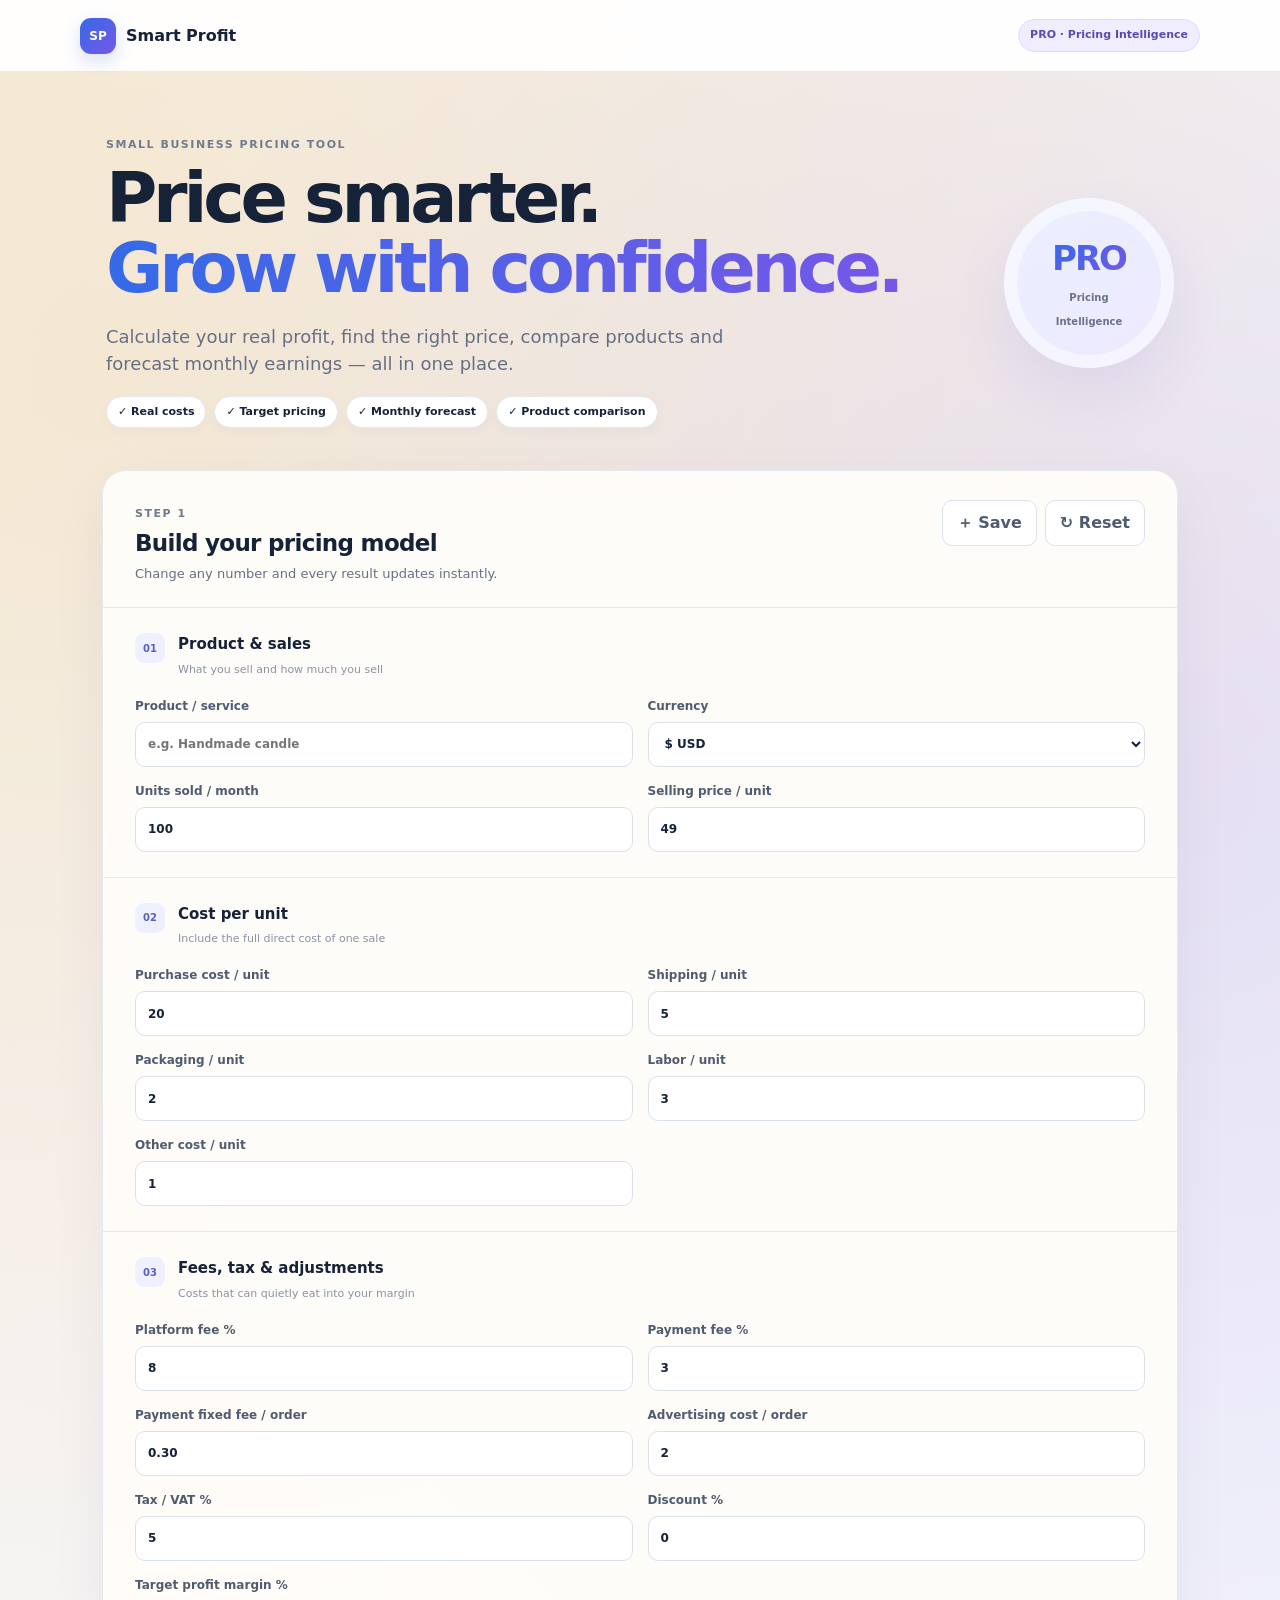
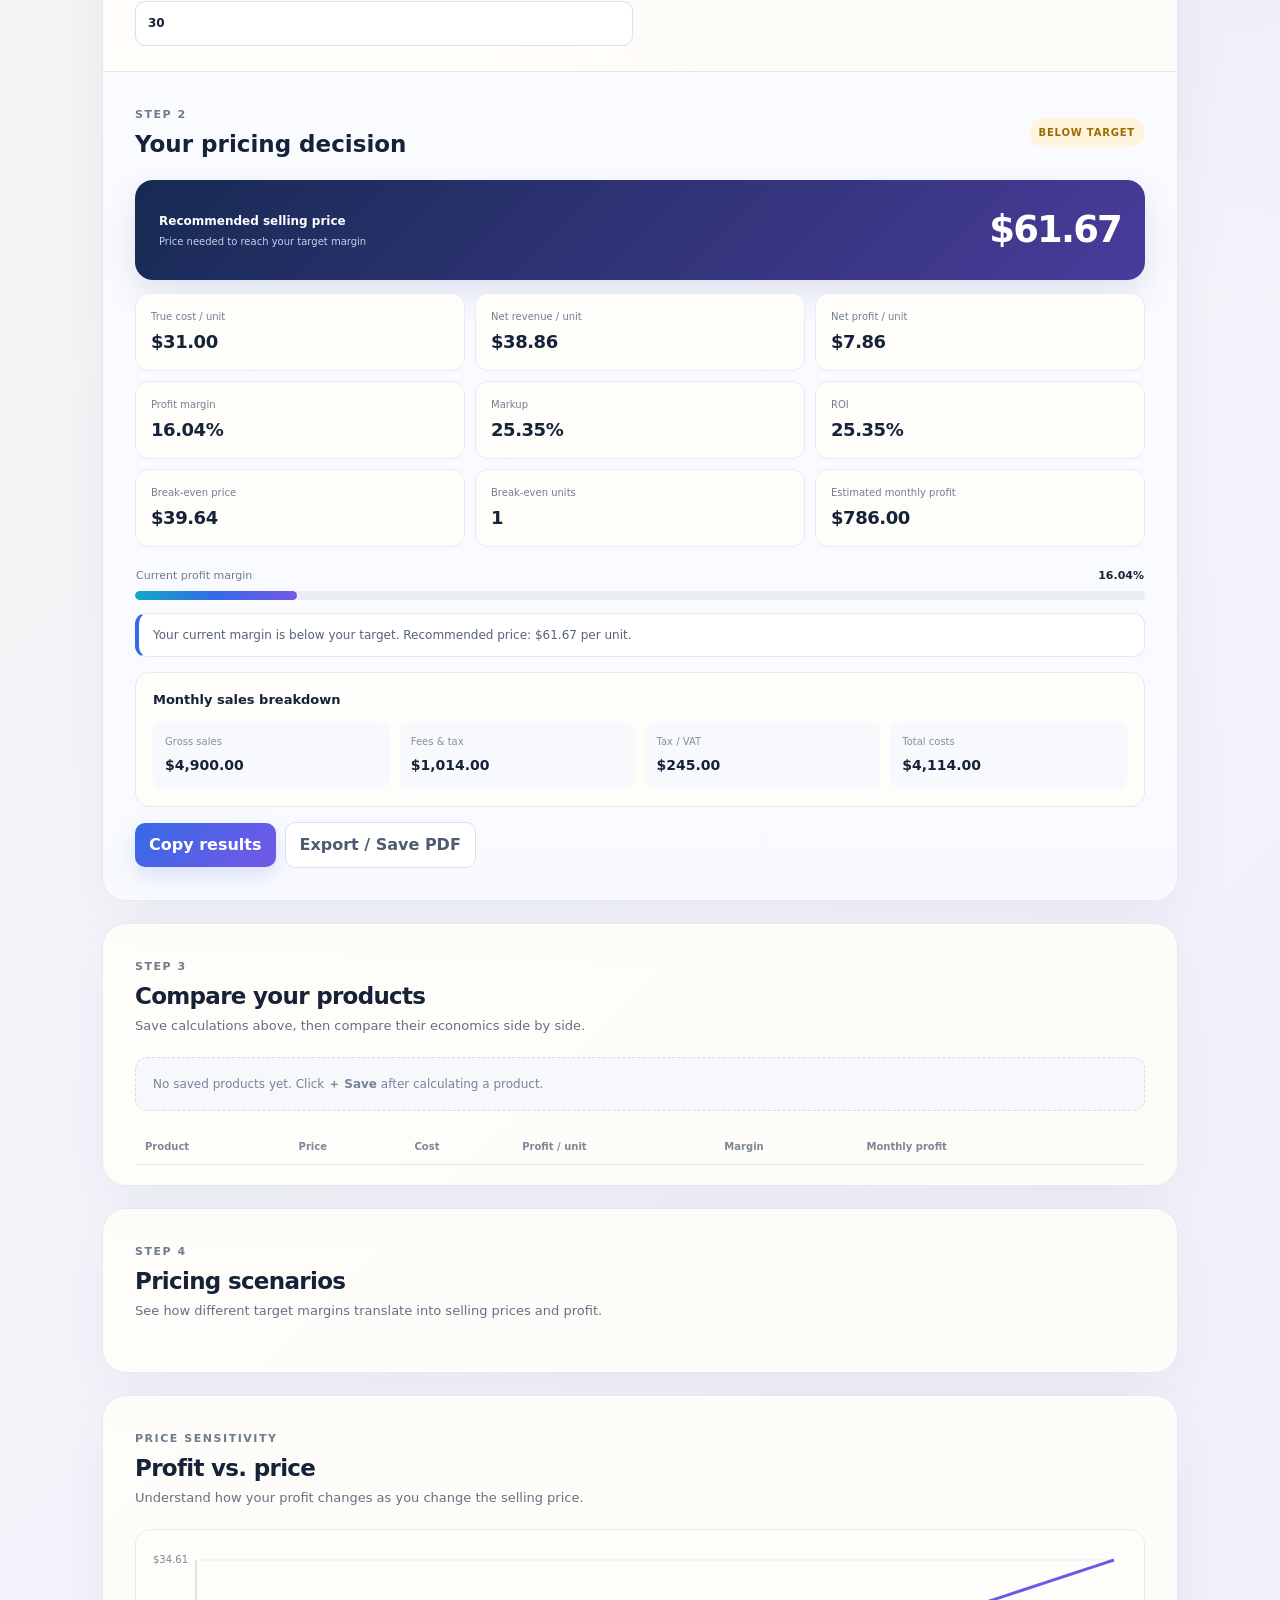
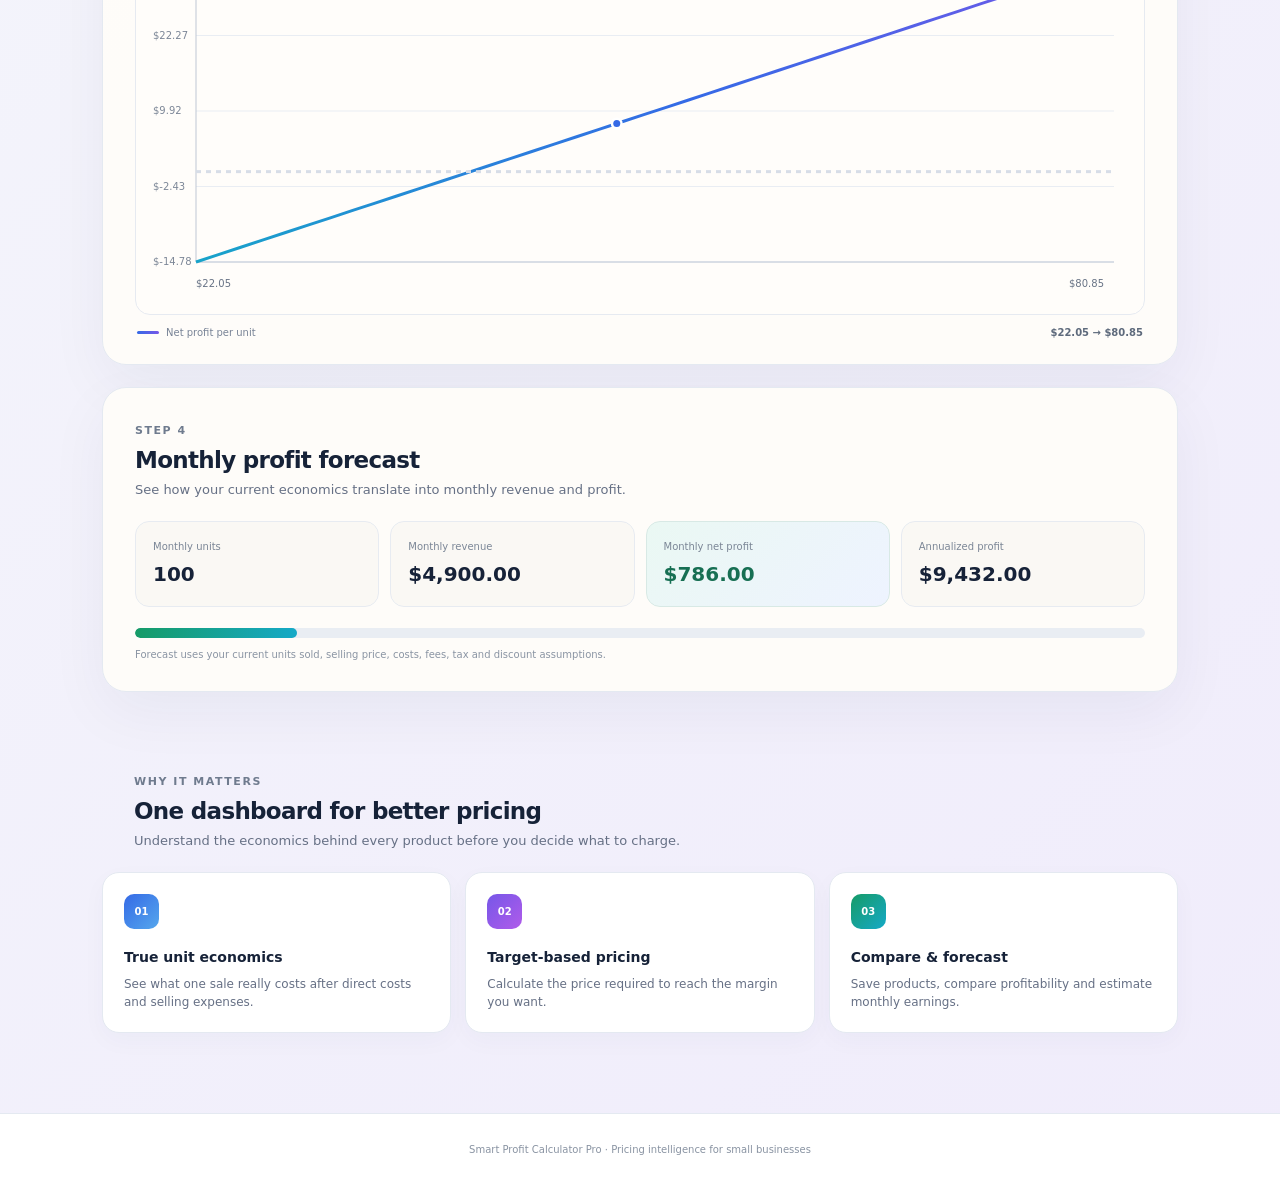
<file: index.html>
<!doctype html>
<html lang="en">
<head>
<meta charset="utf-8">
<meta name="viewport" content="width=device-width,initial-scale=1">
<meta name="description" content="Smart Profit Calculator Pro — pricing, profit, comparison and monthly forecasting for small businesses.">
<title>Smart Profit Calculator Pro</title>
<link rel="stylesheet" href="style.css">
</head>
<body>
<header class="topbar">
  <div class="brand"><span class="logo">SP</span><span>Smart Profit</span></div>
  <span class="badge">PRO · Pricing Intelligence</span>
</header>

<main class="container">
<section class="hero">
  <div class="hero-copy">
    <p class="eyebrow">SMALL BUSINESS PRICING TOOL</p>
    <h1>Price smarter.<br><span>Grow with confidence.</span></h1>
    <p>Calculate your real profit, find the right price, compare products and forecast monthly earnings — all in one place.</p>
    <div class="hero-pills"><span>✓ Real costs</span><span>✓ Target pricing</span><span>✓ Monthly forecast</span><span>✓ Product comparison</span></div>
  </div>
  <div class="hero-orb"><div><b>PRO</b><small>Pricing<br>Intelligence</small></div></div>
</section>

<section class="card calculator">
  <div class="section-head">
    <div><span class="section-kicker">STEP 1</span><h2>Build your pricing model</h2><p>Change any number and every result updates instantly.</p></div>
    <div class="head-actions"><button id="save" class="secondary">＋ Save</button><button id="reset" class="secondary">↻ Reset</button></div>
  </div>

  <div class="group">
    <div class="group-title"><span>01</span><div><h3>Product & sales</h3><small>What you sell and how much you sell</small></div></div>
    <div class="grid">
      <label>Product / service<input id="product" placeholder="e.g. Handmade candle"></label>
      <label>Currency<select id="currency"><option value="$">$ USD</option><option value="€">€ EUR</option><option value="£">£ GBP</option><option value="﷼">﷼ IRR</option></select></label>
      <label>Units sold / month<input id="units" type="number" min="1" step="1" value="100"></label>
      <label>Selling price / unit<input id="selling" type="number" min="0" step="0.01" value="49"></label>
    </div>
  </div>

  <div class="group">
    <div class="group-title"><span>02</span><div><h3>Cost per unit</h3><small>Include the full direct cost of one sale</small></div></div>
    <div class="grid">
      <label>Purchase cost / unit<input id="purchase" type="number" min="0" step="0.01" value="20"></label>
      <label>Shipping / unit<input id="shipping" type="number" min="0" step="0.01" value="5"></label>
      <label>Packaging / unit<input id="packaging" type="number" min="0" step="0.01" value="2"></label>
      <label>Labor / unit<input id="labor" type="number" min="0" step="0.01" value="3"></label>
      <label>Other cost / unit<input id="other" type="number" min="0" step="0.01" value="1"></label>
    </div>
  </div>

  <div class="group">
    <div class="group-title"><span>03</span><div><h3>Fees, tax & adjustments</h3><small>Costs that can quietly eat into your margin</small></div></div>
    <div class="grid">
      <label>Platform fee %<input id="platformFee" type="number" min="0" max="100" step="0.1" value="8"></label>
      <label>Payment fee %<input id="paymentFee" type="number" min="0" max="100" step="0.1" value="3"></label>
      <label>Payment fixed fee / order<input id="fixedFee" type="number" min="0" step="0.01" value="0.30"></label>
      <label>Advertising cost / order<input id="ads" type="number" min="0" step="0.01" value="2"></label>
      <label>Tax / VAT %<input id="tax" type="number" min="0" max="100" step="0.1" value="5"></label>
      <label>Discount %<input id="discount" type="number" min="0" max="100" step="0.1" value="0"></label>
      <label>Target profit margin %<input id="targetMargin" type="number" min="0" max="99.9" step="0.1" value="30"></label>
    </div>
  </div>

  <div class="results-wrap">
    <div class="result-heading"><div><span class="section-kicker">STEP 2</span><h2>Your pricing decision</h2></div><span id="status" class="status positive">PROFITABLE</span></div>
    <div class="hero-result"><div><span>Recommended selling price</span><small>Price needed to reach your target margin</small></div><strong id="recommended">$45.07</strong></div>
    <div class="results">
      <div class="metric"><span>True cost / unit</span><strong id="cost">$31.00</strong></div>
      <div class="metric"><span>Net revenue / unit</span><strong id="netRevenue">$43.05</strong></div>
      <div class="metric"><span>Net profit / unit</span><strong id="profit">$12.05</strong></div>
      <div class="metric"><span>Profit margin</span><strong id="margin">28.00%</strong></div>
      <div class="metric"><span>Markup</span><strong id="markup">38.87%</strong></div>
      <div class="metric"><span>ROI</span><strong id="roi">38.87%</strong></div>
      <div class="metric"><span>Break-even price</span><strong id="breakEven">$35.41</strong></div>
      <div class="metric"><span>Break-even units</span><strong id="breakEvenUnits">1</strong></div>
      <div class="metric"><span>Estimated monthly profit</span><strong id="totalProfit">$1,205.00</strong></div>
    </div>
    <div class="bar-label"><span>Current profit margin</span><b id="barValue">28.00%</b></div>
    <div class="bar"><div id="profitBar"></div></div>
    <div class="insight" id="message"></div>
    <div class="summary"><h3>Monthly sales breakdown</h3><div class="summary-grid">
      <div><span>Gross sales</span><b id="grossSales">$4,900.00</b></div>
      <div><span>Fees & tax</span><b id="fees">$980.00</b></div>
      <div><span>Tax / VAT</span><b id="taxAmount">$245.00</b></div>
      <div><span>Total costs</span><b id="variableCosts">$3,695.00</b></div>
    </div></div>
    <div class="actions"><button id="copy" class="primary">Copy results</button><button id="pdf" class="secondary">Export / Save PDF</button><span id="copied" class="copied"></span></div>
  </div>
</section>

<section class="card tool-card">
  <div class="section-head compact"><div><span class="section-kicker">STEP 3</span><h2>Compare your products</h2><p>Save calculations above, then compare their economics side by side.</p></div></div>
  <div id="savedEmpty" class="empty">No saved products yet. Click <b>＋ Save</b> after calculating a product.</div>
  <div class="table-wrap"><table id="compareTable"><thead><tr><th>Product</th><th>Price</th><th>Cost</th><th>Profit / unit</th><th>Margin</th><th>Monthly profit</th><th></th></tr></thead><tbody></tbody></table></div>
</section>


<section class="card scenarios">
  <div class="section-head compact"><div><span class="section-kicker">STEP 4</span><h2>Pricing scenarios</h2><p>See how different target margins translate into selling prices and profit.</p></div></div>
  <div class="scenario-grid" id="scenarioGrid"></div>
</section>

<section class="card chart-card">
  <div class="section-head compact"><div><span class="section-kicker">PRICE SENSITIVITY</span><h2>Profit vs. price</h2><p>Understand how your profit changes as you change the selling price.</p></div></div>
  <div class="chart-wrap"><canvas id="profitChart" width="1000" height="360"></canvas></div>
  <div class="chart-legend"><span><i></i> Net profit per unit</span><b id="chartRange"></b></div>
</section>
<section class="card forecast">
  <div class="section-head compact"><div><span class="section-kicker">STEP 4</span><h2>Monthly profit forecast</h2><p>See how your current economics translate into monthly revenue and profit.</p></div></div>
  <div class="forecast-grid">
    <div class="forecast-card"><span>Monthly units</span><b id="fUnits">100</b></div>
    <div class="forecast-card"><span>Monthly revenue</span><b id="fRevenue">$4,900</b></div>
    <div class="forecast-card accent"><span>Monthly net profit</span><b id="fProfit">$1,205</b></div>
    <div class="forecast-card"><span>Annualized profit</span><b id="fAnnual">$14,460</b></div>
  </div>
  <div class="forecast-bar"><div id="forecastFill"></div></div>
  <div class="forecast-note">Forecast uses your current units sold, selling price, costs, fees, tax and discount assumptions.</div>
</section>

<section class="how"><div class="section-head compact"><div><span class="section-kicker">WHY IT MATTERS</span><h2>One dashboard for better pricing</h2><p>Understand the economics behind every product before you decide what to charge.</p></div></div>
<div class="features"><div><span class="feature-icon one">01</span><b>True unit economics</b><p>See what one sale really costs after direct costs and selling expenses.</p></div>
<div><span class="feature-icon two">02</span><b>Target-based pricing</b><p>Calculate the price required to reach the margin you want.</p></div>
<div><span class="feature-icon three">03</span><b>Compare & forecast</b><p>Save products, compare profitability and estimate monthly earnings.</p></div></div></section>
</main>
<footer>Smart Profit Calculator Pro · Pricing intelligence for small businesses</footer>
<script src="app.js"></script>
</body>
</html>
</file>
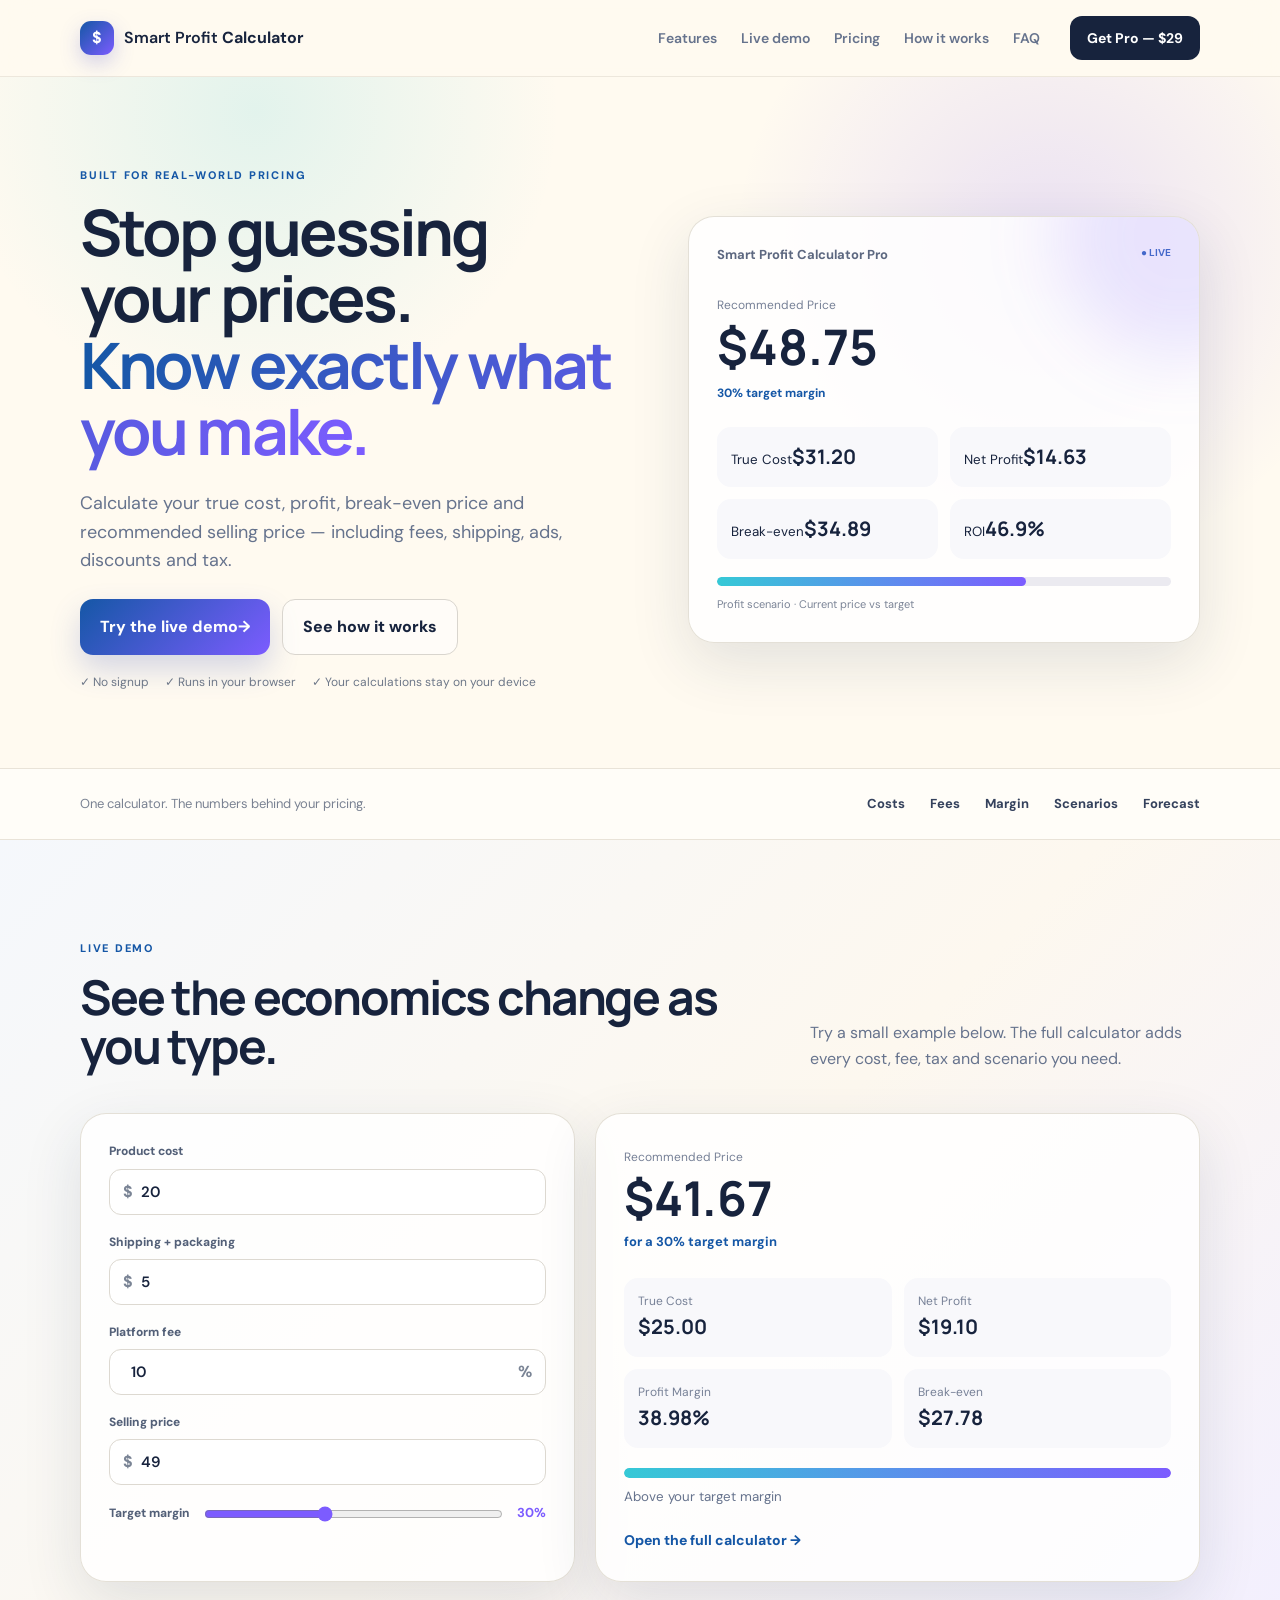
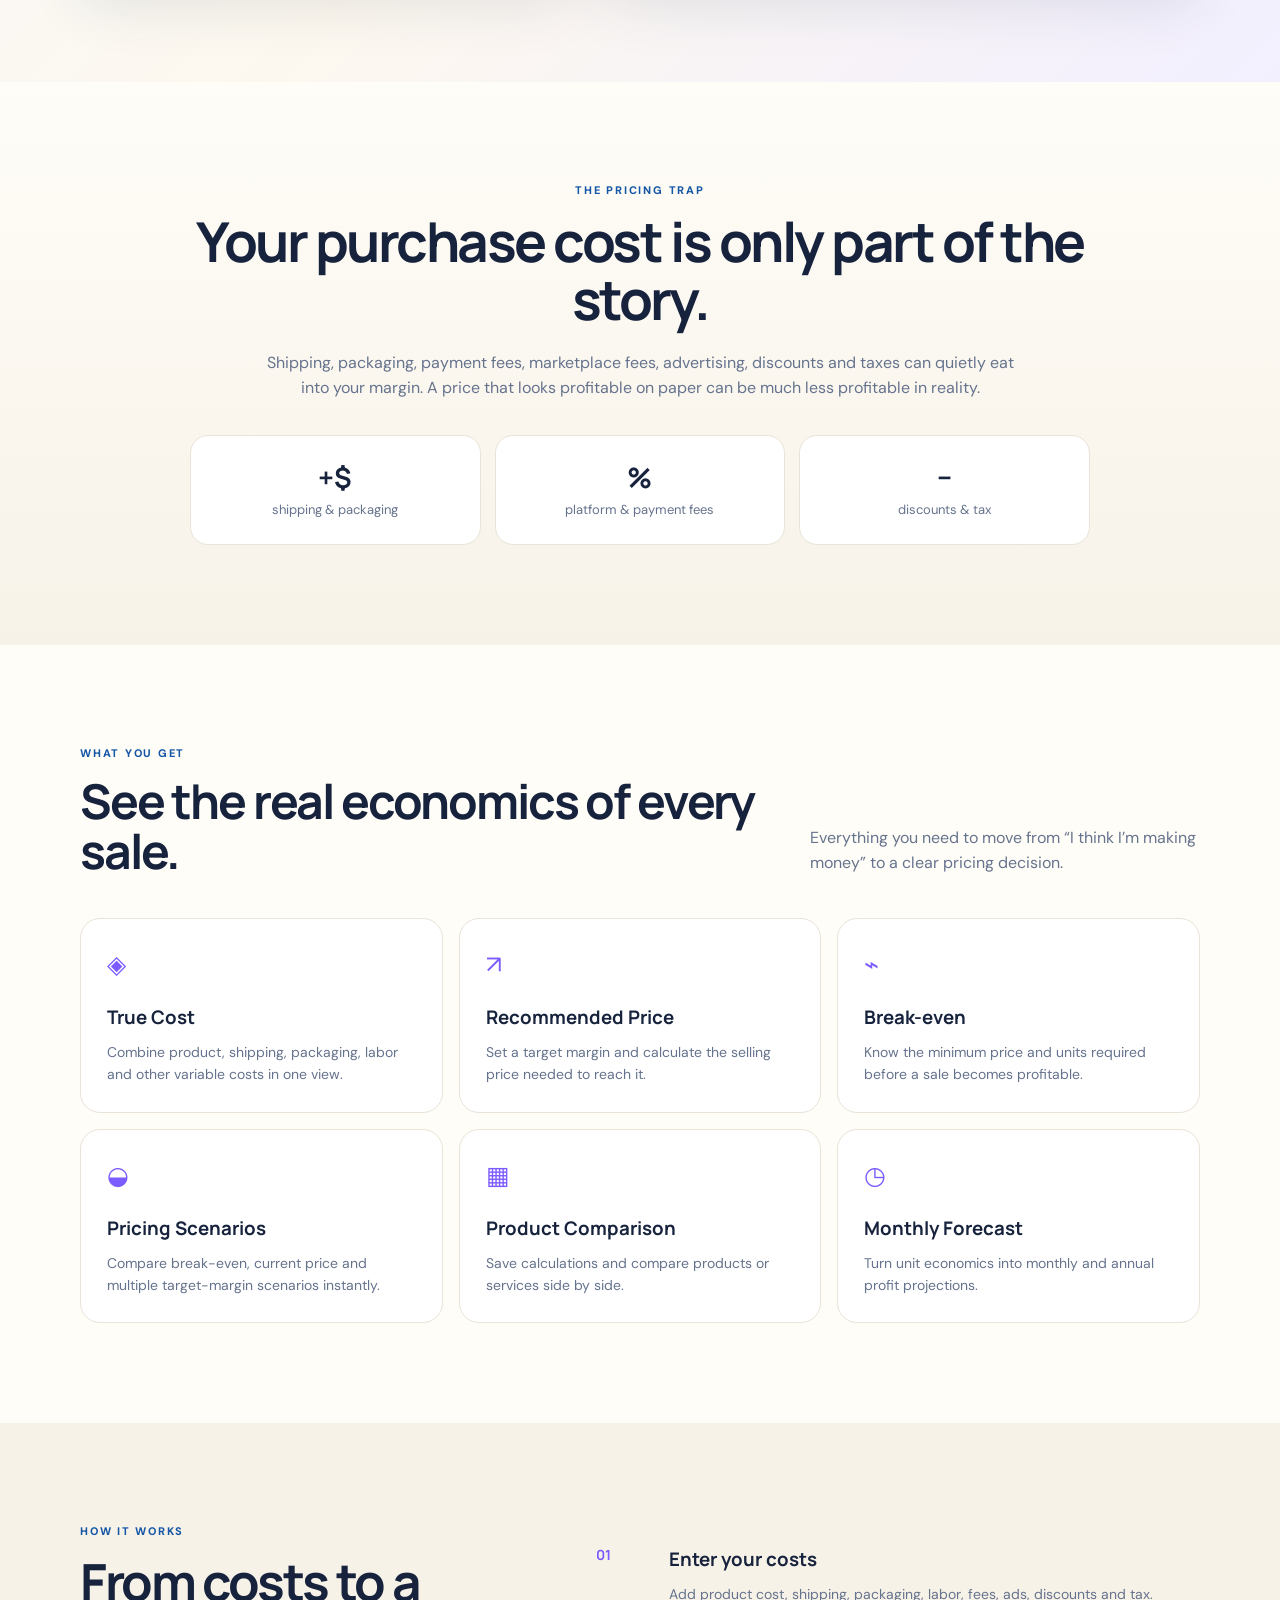
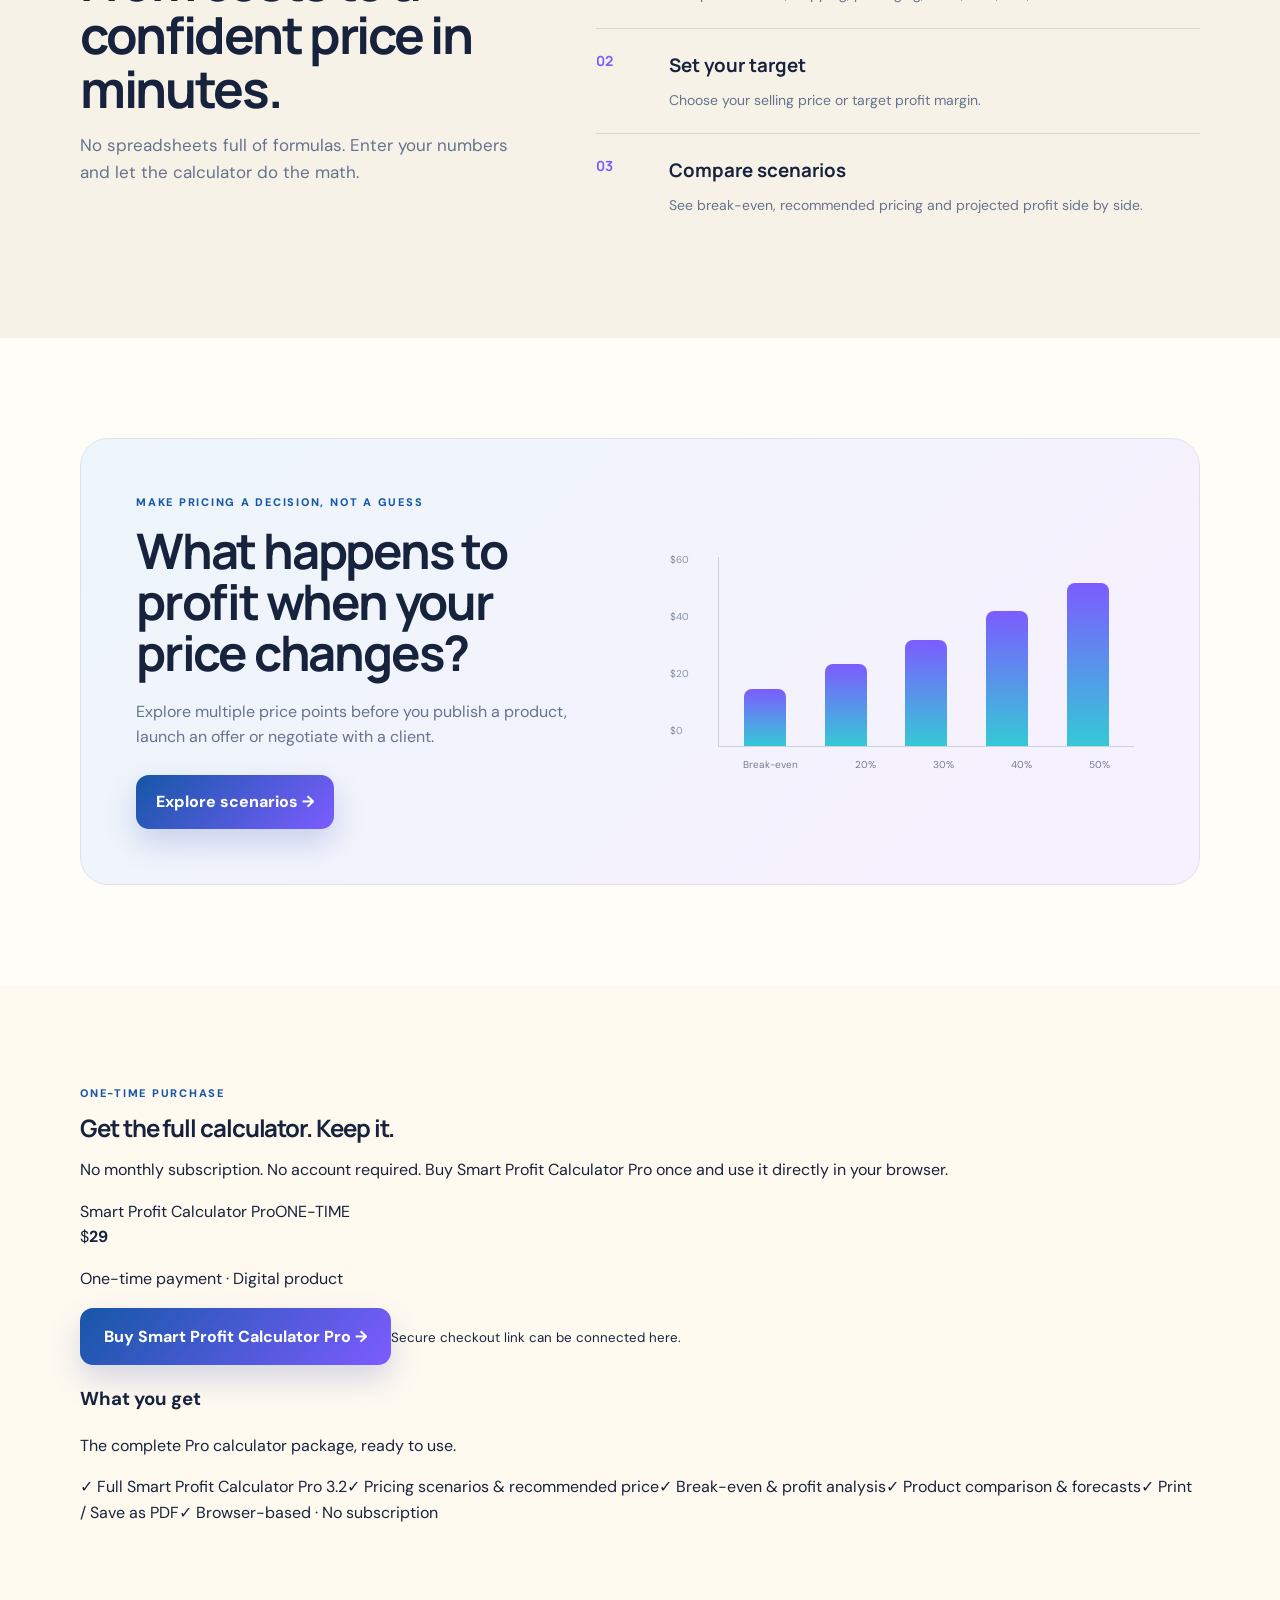
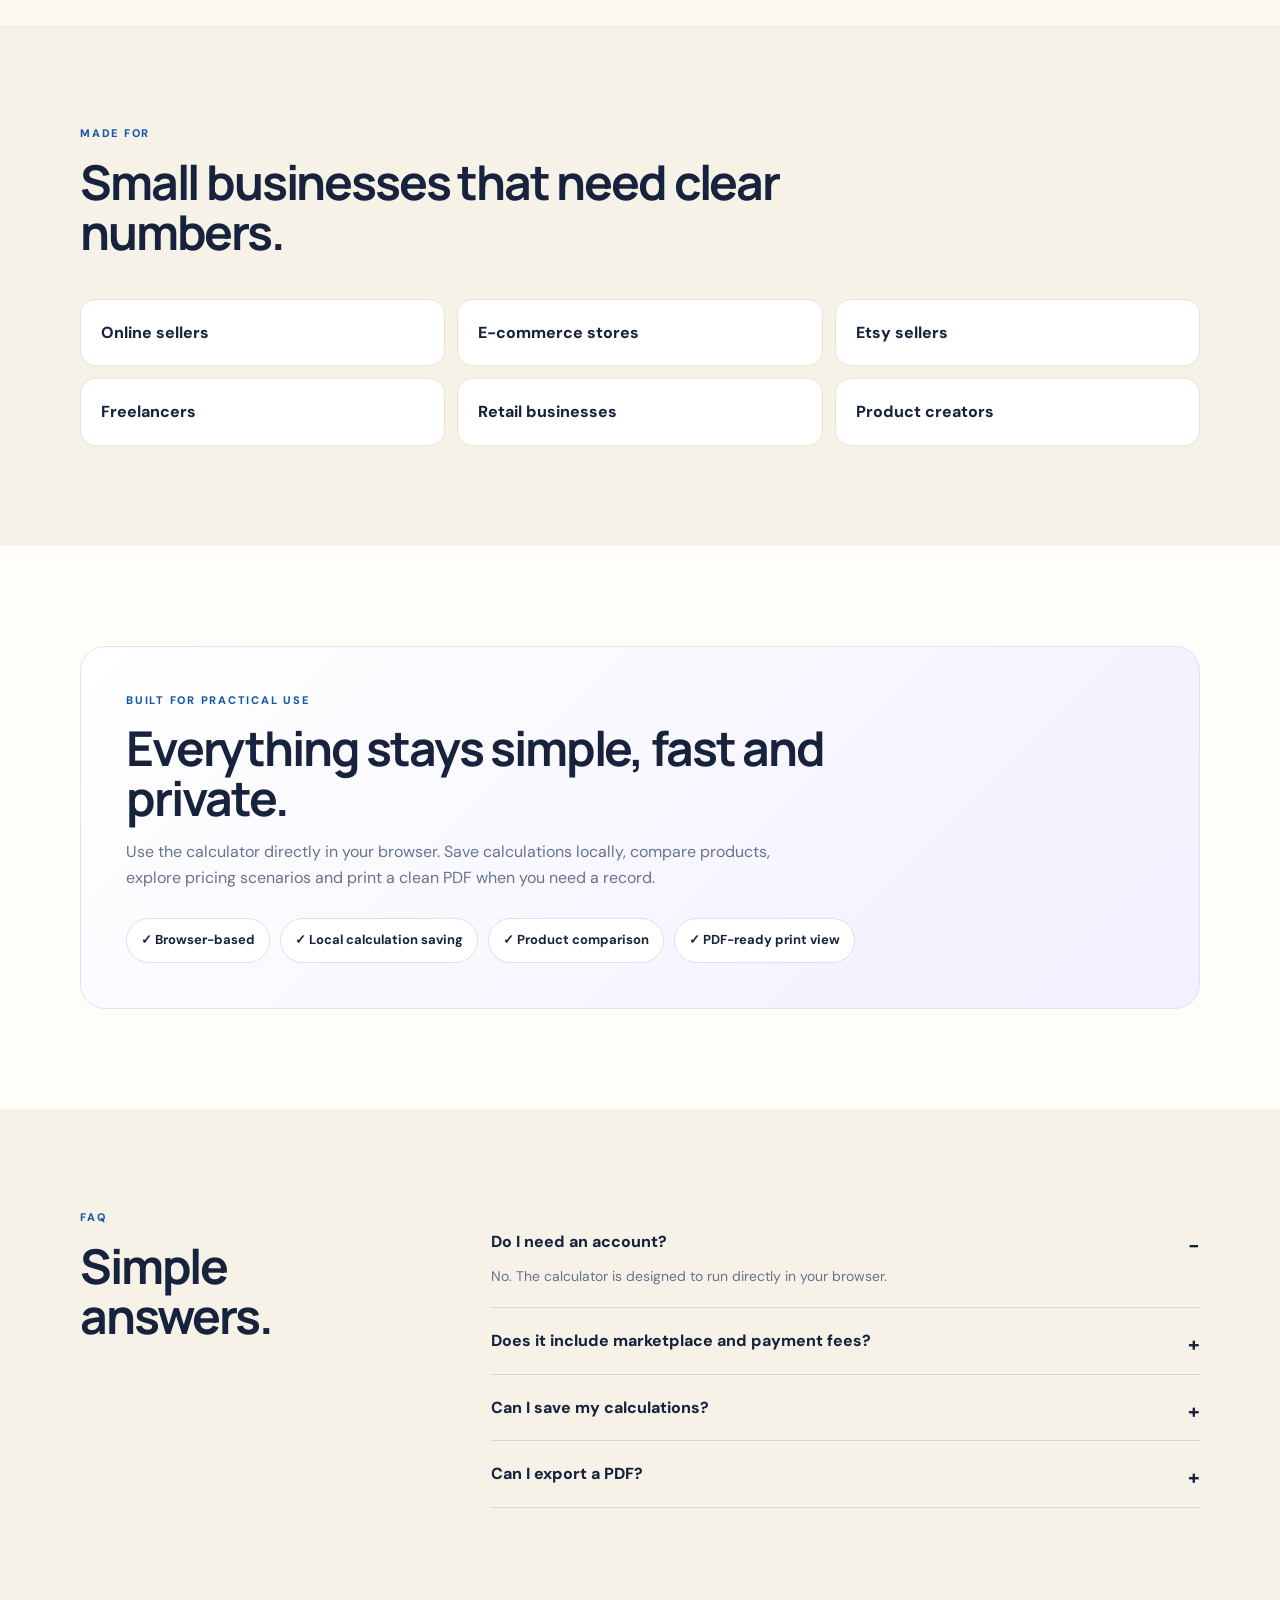
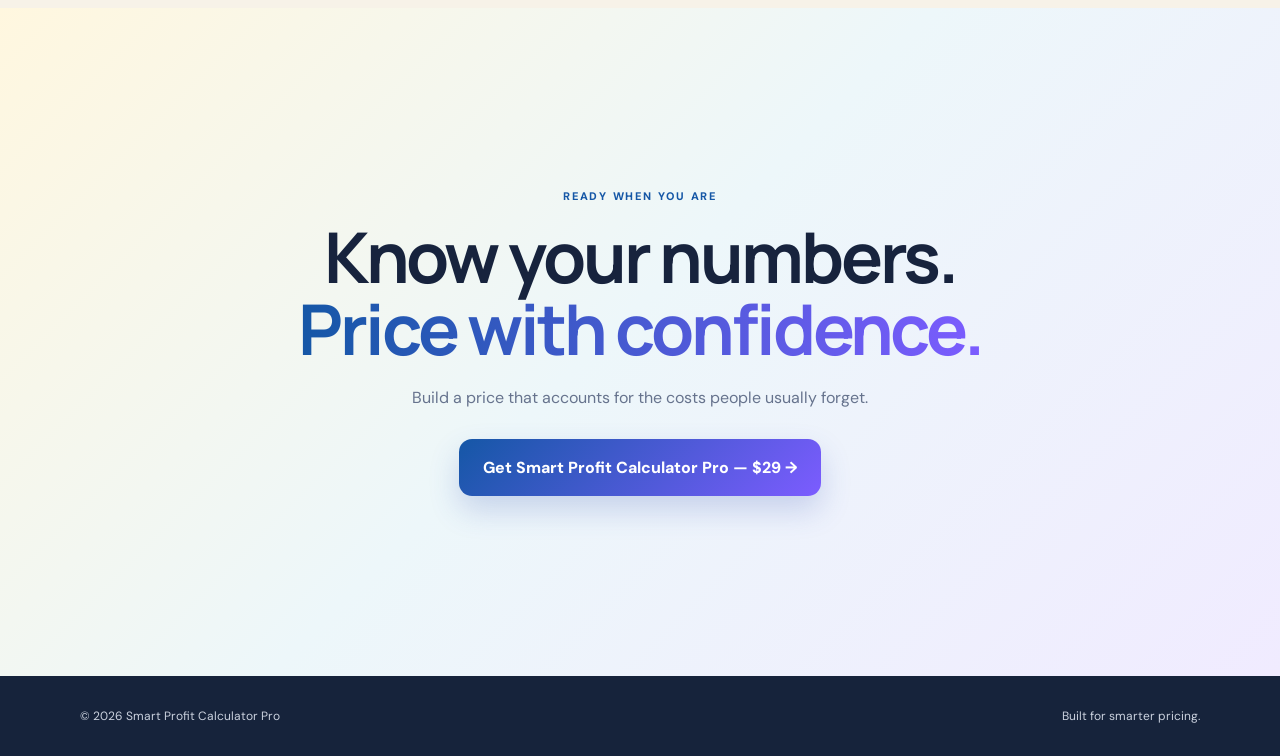
<file: landing/index.html>
<!DOCTYPE html>
<html lang="en">
<head>
<meta charset="UTF-8"><meta name="viewport" content="width=device-width,initial-scale=1.0">
<title>Smart Profit Calculator Pro — Price smarter. Grow with confidence.</title>
<meta name="description" content="Calculate true cost, profit, break-even and recommended pricing with Smart Profit Calculator Pro.">
<link rel="preconnect" href="https://fonts.googleapis.com"><link rel="preconnect" href="https://fonts.gstatic.com" crossorigin>
<link href="https://fonts.googleapis.com/css2?family=DM+Sans:wght@400;500;600;700&family=Manrope:wght@600;700;800&display=swap" rel="stylesheet">
<link rel="stylesheet" href="style.css">
</head>
<body>
<header class="nav"><div class="wrap nav-inner"><a class="brand" href="#top"><span class="brand-mark">$</span><span>Smart Profit <b>Calculator</b></span></a><nav id="navLinks"><a href="#features">Features</a><a href="#demo">Live demo</a><a href="#pricing">Pricing</a><a href="#how">How it works</a><a href="#faq">FAQ</a></nav><a class="nav-cta" href="#pricing">Get Pro — $29</a><button class="menu" aria-label="Menu" aria-expanded="false">☰</button></div></header>
<main id="top">
<section class="hero"><div class="wrap hero-grid"><div class="hero-copy"><div class="eyebrow">BUILT FOR REAL-WORLD PRICING</div><h1>Stop guessing your prices.<br><span>Know exactly what you make.</span></h1><p class="lead">Calculate your true cost, profit, break-even price and recommended selling price — including fees, shipping, ads, discounts and tax.</p><div class="hero-actions"><a class="btn primary" href="#demo">Try the live demo <span>→</span></a><a class="btn secondary" href="#how">See how it works</a></div><div class="micro"><span>✓ No signup</span><span>✓ Runs in your browser</span><span>✓ Your calculations stay on your device</span></div></div><div class="hero-card"><div class="card-glow"></div><div class="mock-top"><span>Smart Profit Calculator Pro</span><span class="live-dot">● LIVE</span></div><div class="mock-price"><small>Recommended Price</small><strong>$48.75</strong><span>30% target margin</span></div><div class="mock-grid"><div><small>True Cost</small><b>$31.20</b></div><div><small>Net Profit</small><b>$14.63</b></div><div><small>Break-even</small><b>$34.89</b></div><div><small>ROI</small><b>46.9%</b></div></div><div class="mock-bar"><span></span></div><div class="mock-note">Profit scenario · Current price vs target</div></div></div></section>
<section class="trust"><div class="wrap trust-row"><span>One calculator. The numbers behind your pricing.</span><div><b>Costs</b><b>Fees</b><b>Margin</b><b>Scenarios</b><b>Forecast</b></div></div></section>
<section id="demo" class="section demo"><div class="wrap"><div class="section-head"><div><div class="eyebrow">LIVE DEMO</div><h2>See the economics change as you type.</h2></div><p>Try a small example below. The full calculator adds every cost, fee, tax and scenario you need.</p></div><div class="demo-grid"><div class="demo-form card"><div class="field"><label>Product cost</label><div class="input-wrap"><span>$</span><input id="dCost" type="number" min="0" step="0.01" value="20"></div></div><div class="field"><label>Shipping + packaging</label><div class="input-wrap"><span>$</span><input id="dShipping" type="number" min="0" step="0.01" value="5"></div></div><div class="field"><label>Platform fee</label><div class="input-wrap"><input id="dFee" type="number" min="0" max="100" step="0.1" value="10"><span>%</span></div></div><div class="field"><label>Selling price</label><div class="input-wrap"><span>$</span><input id="dPrice" type="number" min="0" step="0.01" value="49"></div></div><div class="target-row"><label for="dTarget">Target margin</label><input id="dTarget" type="range" min="10" max="60" value="30"><strong id="dTargetValue">30%</strong></div></div><div class="demo-results card"><div class="result-hero"><small>Recommended Price</small><strong id="rRecommended">$47.86</strong><span id="rTarget">for a 30% target margin</span></div><div class="result-grid"><div><small>True Cost</small><b id="rCost">$25.00</b></div><div><small>Net Profit</small><b id="rProfit">$19.10</b></div><div><small>Profit Margin</small><b id="rMargin">38.98%</b></div><div><small>Break-even</small><b id="rBreakEven">$27.78</b></div></div><div class="profit-meter"><div><span id="meterFill"></span></div><small id="rStatus">Above your target margin</small></div><a class="text-link" href="../index.html">Open the full calculator →</a></div></div></div></section>
<section class="problem section"><div class="wrap narrow"><div class="eyebrow">THE PRICING TRAP</div><h2>Your purchase cost is only part of the story.</h2><p>Shipping, packaging, payment fees, marketplace fees, advertising, discounts and taxes can quietly eat into your margin. A price that looks profitable on paper can be much less profitable in reality.</p><div class="problem-grid"><div class="stat-card"><strong>+$</strong><span>shipping & packaging</span></div><div class="stat-card"><strong>%</strong><span>platform & payment fees</span></div><div class="stat-card"><strong>−</strong><span>discounts & tax</span></div></div></div></section>
<section id="features" class="section features"><div class="wrap"><div class="section-head"><div><div class="eyebrow">WHAT YOU GET</div><h2>See the real economics of every sale.</h2></div><p>Everything you need to move from “I think I’m making money” to a clear pricing decision.</p></div><div class="feature-grid"><article><div class="icon">◈</div><h3>True Cost</h3><p>Combine product, shipping, packaging, labor and other variable costs in one view.</p></article><article><div class="icon">↗</div><h3>Recommended Price</h3><p>Set a target margin and calculate the selling price needed to reach it.</p></article><article><div class="icon">⌁</div><h3>Break-even</h3><p>Know the minimum price and units required before a sale becomes profitable.</p></article><article><div class="icon">◒</div><h3>Pricing Scenarios</h3><p>Compare break-even, current price and multiple target-margin scenarios instantly.</p></article><article><div class="icon">▦</div><h3>Product Comparison</h3><p>Save calculations and compare products or services side by side.</p></article><article><div class="icon">◷</div><h3>Monthly Forecast</h3><p>Turn unit economics into monthly and annual profit projections.</p></article></div></div></section>
<section id="how" class="section how"><div class="wrap how-grid"><div><div class="eyebrow">HOW IT WORKS</div><h2>From costs to a confident price in minutes.</h2><p class="lead-small">No spreadsheets full of formulas. Enter your numbers and let the calculator do the math.</p></div><div class="steps"><div class="step"><span>01</span><div><h3>Enter your costs</h3><p>Add product cost, shipping, packaging, labor, fees, ads, discounts and tax.</p></div></div><div class="step"><span>02</span><div><h3>Set your target</h3><p>Choose your selling price or target profit margin.</p></div></div><div class="step"><span>03</span><div><h3>Compare scenarios</h3><p>See break-even, recommended pricing and projected profit side by side.</p></div></div></div></div></section>
<section class="scenario section"><div class="wrap"><div class="scenario-box"><div><div class="eyebrow">MAKE PRICING A DECISION, NOT A GUESS</div><h2>What happens to profit when your price changes?</h2><p>Explore multiple price points before you publish a product, launch an offer or negotiate with a client.</p><a class="btn primary" href="../index.html">Explore scenarios →</a></div><div class="chart"><div class="axis"><span>$60</span><span>$40</span><span>$20</span><span>$0</span></div><div class="bars"><i style="height:30%"></i><i style="height:43%"></i><i style="height:56%"></i><i style="height:71%"></i><i style="height:86%"></i></div><div class="chart-labels"><span>Break-even</span><span>20%</span><span>30%</span><span>40%</span><span>50%</span></div></div></div></div></section>
<section id="pricing" class="section pricing"><div class="wrap"><div class="pricing-head"><div><div class="eyebrow">ONE-TIME PURCHASE</div><h2>Get the full calculator. Keep it.</h2><p>No monthly subscription. No account required. Buy Smart Profit Calculator Pro once and use it directly in your browser.</p></div><div class="price-card"><div class="price-top"><span>Smart Profit Calculator Pro</span><span class="price-badge">ONE-TIME</span></div><div class="price"><span>$</span><strong>29</strong></div><p>One-time payment · Digital product</p><a class="btn primary large buy-btn" href="#purchase">Buy Smart Profit Calculator Pro →</a><small>Secure checkout link can be connected here.</small></div></div><div id="purchase" class="purchase-box"><div><h3>What you get</h3><p>The complete Pro calculator package, ready to use.</p></div><div class="purchase-list"><span>✓ Full Smart Profit Calculator Pro 3.2</span><span>✓ Pricing scenarios & recommended price</span><span>✓ Break-even & profit analysis</span><span>✓ Product comparison & forecasts</span><span>✓ Print / Save as PDF</span><span>✓ Browser-based · No subscription</span></div></div></div></section>
<section class="audience section"><div class="wrap"><div class="section-head"><div><div class="eyebrow">MADE FOR</div><h2>Small businesses that need clear numbers.</h2></div></div><div class="audience-grid"><span>Online sellers</span><span>E-commerce stores</span><span>Etsy sellers</span><span>Freelancers</span><span>Retail businesses</span><span>Product creators</span></div></div></section>
<section class="included section"><div class="wrap"><div class="included-box"><div><div class="eyebrow">BUILT FOR PRACTICAL USE</div><h2>Everything stays simple, fast and private.</h2><p>Use the calculator directly in your browser. Save calculations locally, compare products, explore pricing scenarios and print a clean PDF when you need a record.</p></div><div class="check-list"><span>✓ Browser-based</span><span>✓ Local calculation saving</span><span>✓ Product comparison</span><span>✓ PDF-ready print view</span></div></div></div></section>
<section class="faq section" id="faq"><div class="wrap faq-grid"><div><div class="eyebrow">FAQ</div><h2>Simple answers.</h2></div><div class="questions"><details open><summary>Do I need an account?</summary><p>No. The calculator is designed to run directly in your browser.</p></details><details><summary>Does it include marketplace and payment fees?</summary><p>Yes. The Pro calculator supports percentage-based platform and payment fees plus fixed payment fees per order.</p></details><details><summary>Can I save my calculations?</summary><p>Yes. Calculations can be saved locally in your browser and compared across products.</p></details><details><summary>Can I export a PDF?</summary><p>Yes. The calculator includes a print-friendly view that can be saved as a PDF from your browser.</p></details></div></div></section>
<section class="final section"><div class="wrap final-box"><div class="eyebrow">READY WHEN YOU ARE</div><h2>Know your numbers.<br><span>Price with confidence.</span></h2><p>Build a price that accounts for the costs people usually forget.</p><a class="btn primary large" href="#pricing">Get Smart Profit Calculator Pro — $29 →</a></div></section>
</main><footer><div class="wrap footer-inner"><span>© 2026 Smart Profit Calculator Pro</span><span>Built for smarter pricing.</span></div></footer>
<script src="app.js"></script>
</body></html>
</file>
<file: style.css>
*{box-sizing:border-box}:root{--ink:#162238;--muted:#667085;--line:#e4e9f1;--soft:#f5f8fc;--blue:#356ae6;--violet:#7657e8;--cyan:#15a9c7;--green:#169b67;--red:#c53b35;--gold:#e2a72f}
body{margin:0;background:radial-gradient(circle at 8% 8%,rgba(230,190,115,.20),transparent 30%),radial-gradient(circle at 92% 18%,rgba(118,87,232,.13),transparent 30%),linear-gradient(135deg,#f8f1e7 0%,#f4f5fb 48%,#f0ecfb 100%);color:var(--ink);font-family:Inter,ui-sans-serif,system-ui,-apple-system,"Segoe UI",sans-serif;line-height:1.5}.topbar{height:72px;background:rgba(255,255,255,.94);backdrop-filter:blur(12px);border-bottom:1px solid var(--line);display:flex;align-items:center;justify-content:space-between;padding:0 max(22px,calc((100% - 1120px)/2));position:sticky;top:0;z-index:10}.brand{display:flex;align-items:center;gap:10px;font-weight:850}.logo{width:36px;height:36px;border-radius:11px;background:linear-gradient(135deg,var(--blue),var(--violet));color:#fff;display:grid;place-items:center;font-size:12px;box-shadow:0 7px 18px #356ae633}.badge{font-size:11px;font-weight:800;color:#5b4bb0;background:#f0edff;border:1px solid #ded8ff;padding:7px 11px;border-radius:99px}
.container{max-width:1120px;margin:auto;padding:55px 22px 80px}.hero{display:flex;justify-content:space-between;align-items:center;gap:30px;padding:10px 4px 42px}.eyebrow,.section-kicker{font-size:11px;font-weight:900;letter-spacing:.14em;color:#6f7b8e;margin:0 0 9px}.hero h1{font-size:clamp(42px,6vw,70px);line-height:1.01;letter-spacing:-.06em;margin:0}.hero h1 span{background:linear-gradient(90deg,var(--blue),var(--violet));-webkit-background-clip:text;background-clip:text;color:transparent}.hero-copy>p:not(.eyebrow){font-size:18px;color:var(--muted);max-width:690px;margin:19px 0}.hero-pills{display:flex;gap:8px;flex-wrap:wrap}.hero-pills span{background:#fff;border:1px solid var(--line);padding:7px 11px;border-radius:99px;font-size:11px;font-weight:750;box-shadow:0 4px 12px #1c2c4a08}.hero-orb{width:170px;height:170px;flex:none;border-radius:50%;background:linear-gradient(145deg,#eaf0ff,#eee9ff);display:grid;place-items:center;box-shadow:inset 0 0 0 13px #ffffff80,0 25px 55px #6c5ce71c}.hero-orb div{text-align:center}.hero-orb b{display:block;font-size:34px;letter-spacing:-.06em;background:linear-gradient(135deg,var(--blue),var(--violet));-webkit-background-clip:text;color:transparent}.hero-orb small{font-size:10px;color:#68738a;font-weight:800;line-height:1.2}
.card{background:rgba(255,253,249,.96);border:1px solid var(--line);border-radius:24px;box-shadow:0 20px 60px #1d31500d;overflow:hidden;margin-bottom:22px}.section-head{display:flex;justify-content:space-between;align-items:flex-start;gap:20px;padding:29px 32px 24px}.section-head h2{margin:2px 0 3px;font-size:23px;letter-spacing:-.03em}.section-head p{margin:0;color:var(--muted);font-size:13px}.head-actions{display:flex;gap:8px}.secondary,.primary{font:inherit;border-radius:10px;padding:10px 14px;cursor:pointer;font-weight:800}.secondary{background:#fff;border:1px solid #dbe1eb;color:#4e5b70}.secondary:hover{border-color:#aeb9ca}.primary{background:linear-gradient(135deg,var(--blue),var(--violet));border:0;color:#fff;box-shadow:0 9px 20px #4e68d52b}
.group{border-top:1px solid var(--line);padding:25px 32px}.group-title{display:flex;gap:13px;align-items:flex-start;margin-bottom:17px}.group-title>span{width:30px;height:30px;border-radius:9px;background:linear-gradient(135deg,#edf3ff,#f0edff);display:grid;place-items:center;font-size:10px;font-weight:900;color:#5b5fc0}.group-title h3{margin:0;font-size:15px}.group-title small{color:#8993a4;font-size:11px}.grid{display:grid;grid-template-columns:repeat(2,minmax(0,1fr));gap:15px}label{font-size:12px;font-weight:750;color:#4f5b6e}input,select{width:100%;margin-top:7px;height:45px;border:1px solid #dbe1e9;border-radius:10px;background:#fff;padding:0 12px;font:inherit;color:var(--ink);outline:none}input:focus,select:focus{border-color:#7189df;box-shadow:0 0 0 3px #617be51a}
.results-wrap{border-top:1px solid var(--line);padding:29px 32px 32px;background:linear-gradient(180deg,#fafbff,#f8faff)}.result-heading{display:flex;justify-content:space-between;align-items:center;margin-bottom:17px}.result-heading h2{margin:2px 0;font-size:23px}.status{font-size:10px;font-weight:900;letter-spacing:.08em;padding:7px 10px;border-radius:99px}.status.positive{background:#e8f8f0;color:var(--green)}.status.warning{background:#fff5dd;color:#9b6c00}.status.negative{background:#fdeceb;color:var(--red)}.hero-result{background:linear-gradient(135deg,#172a53,#493c9b);color:#fff;border-radius:18px;padding:22px 24px;display:flex;justify-content:space-between;align-items:center;gap:20px;margin-bottom:13px;box-shadow:0 14px 35px #33458a22}.hero-result span{display:block;font-size:12px;font-weight:850}.hero-result small{display:block;color:#c7cff0;margin-top:4px;font-size:10px}.hero-result strong{font-size:37px;letter-spacing:-.05em;white-space:nowrap}.results{display:grid;grid-template-columns:repeat(3,1fr);gap:10px}.metric{background:#fffdfa;border:1px solid #e7ebf2;border-radius:13px;padding:15px}.metric span{display:block;color:#747f90;font-size:10px;margin-bottom:4px}.metric strong{font-size:18px;letter-spacing:-.025em}.bar-label{display:flex;justify-content:space-between;margin:21px 1px 7px;font-size:11px;color:#707b8c}.bar-label b{color:var(--ink)}.bar{height:9px;background:#e8ecf3;border-radius:99px;overflow:hidden}.bar div{height:100%;width:0;background:linear-gradient(90deg,var(--cyan),var(--blue),var(--violet));border-radius:99px;transition:.25s}.insight{margin-top:13px;background:#fff;border:1px solid #e4e8ef;border-left:4px solid var(--blue);border-radius:11px;padding:12px 14px;font-size:12px;color:#566275}.summary{margin-top:15px;background:#fffdfa;border:1px solid #e5e9f0;border-radius:14px;padding:17px}.summary h3{margin:0 0 12px;font-size:13px}.summary-grid{display:grid;grid-template-columns:repeat(4,1fr);gap:9px}.summary-grid div{padding:12px;background:#f8f9fc;border-radius:10px}.summary-grid span{display:block;color:#87909e;font-size:10px;margin-bottom:4px}.summary-grid b{font-size:14px}.actions{display:flex;align-items:center;gap:9px;margin-top:15px}.copied{font-size:11px;color:var(--green)}
.tool-card{padding-bottom:20px}.compact{padding-bottom:21px}.empty{margin:0 32px 18px;padding:17px;background:#f7f8fb;border:1px dashed #d7dde8;border-radius:12px;color:#788397;font-size:12px}.table-wrap{overflow-x:auto;padding:0 32px}.table-wrap table{width:100%;border-collapse:collapse;font-size:11px;min-width:730px}.table-wrap th{text-align:left;color:#7c8798;font-size:10px;padding:10px;border-bottom:1px solid var(--line)}.table-wrap td{padding:13px 10px;border-bottom:1px solid #edf0f4}.table-wrap td strong{font-size:12px}.delete{border:0;background:#fff0ef;color:var(--red);border-radius:7px;padding:5px 8px;cursor:pointer;font-size:10px}
.forecast{padding-bottom:29px}.forecast-grid{display:grid;grid-template-columns:repeat(4,1fr);gap:11px;padding:0 32px}.forecast-card{background:#faf8f4;border:1px solid #e7ebf1;border-radius:14px;padding:17px}.forecast-card span{display:block;color:#7b8696;font-size:10px;margin-bottom:5px}.forecast-card b{font-size:20px}.forecast-card.accent{background:linear-gradient(135deg,#eaf8f3,#eef3ff);border-color:#d8e9e5}.forecast-card.accent b{color:#176f53}.forecast-bar{height:10px;background:#e9edf3;border-radius:99px;margin:21px 32px 9px;overflow:hidden}.forecast-bar div{height:100%;width:0;background:linear-gradient(90deg,var(--green),var(--cyan));border-radius:99px}.forecast-note{padding:0 32px;color:#8a94a3;font-size:10px}
.how{padding:25px 0 0}.features{display:grid;grid-template-columns:repeat(3,1fr);gap:14px}.features>div{background:#fff;border:1px solid var(--line);border-radius:17px;padding:21px;box-shadow:0 8px 25px #25365b08}.feature-icon{display:grid;place-items:center;width:35px;height:35px;border-radius:10px;font-size:10px;font-weight:900;margin-bottom:16px;color:#fff}.one{background:linear-gradient(135deg,var(--blue),#55a7ed)}.two{background:linear-gradient(135deg,var(--violet),#b05bea)}.three{background:linear-gradient(135deg,var(--green),var(--cyan))}.features b{font-size:14px}.features p{font-size:12px;color:var(--muted);margin:6px 0 0}footer{text-align:center;color:#8993a2;font-size:10px;padding:28px;border-top:1px solid var(--line);background:#fff}
@media(max-width:800px){.hero-orb{display:none}.results{grid-template-columns:repeat(2,1fr)}.summary-grid,.forecast-grid,.features{grid-template-columns:repeat(2,1fr)}}@media(max-width:560px){.topbar{height:62px}.badge{display:none}.container{padding:35px 13px 55px}.hero h1{font-size:44px}.grid,.results,.summary-grid,.forecast-grid,.features{grid-template-columns:1fr}.section-head,.group,.results-wrap{padding-left:18px;padding-right:18px}.table-wrap{padding:0 18px}.empty{margin-left:18px;margin-right:18px}.forecast-bar{margin-left:18px;margin-right:18px}.forecast-note{padding-left:18px;padding-right:18px}.hero-result{flex-direction:column;align-items:flex-start}.hero-result strong{font-size:32px}.head-actions{flex-direction:column}}
@media print{.topbar,.hero-orb,.head-actions,.actions,.how,.tool-card,.forecast,.group,.hero-pills,footer{display:none!important}.container{padding:0}.card{box-shadow:none;border:0}.results-wrap{background:#fff}.hero{padding:0 0 20px}.results-wrap{border:0}}

body:before{content:"";position:fixed;inset:0;pointer-events:none;opacity:.28;background-image:radial-gradient(rgba(22,34,56,.07) .7px,transparent .7px);background-size:18px 18px;mask-image:linear-gradient(to bottom,black,transparent 72%)}

.scenario-grid{display:grid;grid-template-columns:repeat(5,1fr);gap:11px;padding:0 32px 30px}.scenario{border:1px solid #e3e8f0;border-radius:15px;padding:17px;background:#fffdfa;position:relative;overflow:hidden}.scenario:before{content:"";position:absolute;left:0;top:0;right:0;height:4px;background:linear-gradient(90deg,var(--blue),var(--violet))}.scenario.current:before{background:linear-gradient(90deg,var(--green),var(--cyan))}.scenario.break:before{background:linear-gradient(90deg,#e0a52f,#f1c86b)}.scenario span{display:block;color:#7a8595;font-size:10px;font-weight:800;text-transform:uppercase;letter-spacing:.05em}.scenario b{display:block;font-size:22px;margin:5px 0 2px;letter-spacing:-.03em}.scenario small{font-size:10px;color:#8993a2}.scenario .profit{margin-top:13px;padding-top:11px;border-top:1px solid #edf0f4}.chart-card{padding-bottom:24px}.chart-wrap{margin:0 32px;background:#fffdfa;border:1px solid #e6eaf1;border-radius:15px;padding:12px}.chart-wrap canvas{display:block;width:100%;height:360px}.chart-legend{display:flex;justify-content:space-between;align-items:center;padding:10px 34px 0;color:#788396;font-size:10px}.chart-legend span{display:flex;align-items:center;gap:7px}.chart-legend i{width:22px;height:3px;border-radius:99px;background:linear-gradient(90deg,var(--blue),var(--violet));display:inline-block}.chart-legend b{font-size:10px;color:#5e6a7c}
@media(max-width:900px){.scenario-grid{grid-template-columns:repeat(3,1fr)}}@media(max-width:560px){.scenario-grid{grid-template-columns:1fr 1fr;padding-left:18px;padding-right:18px}.chart-wrap{margin-left:18px;margin-right:18px}.chart-legend{padding-left:20px;padding-right:20px}.chart-wrap canvas{height:280px}}
@media print{.scenarios,.chart-card{display:block!important}.chart-wrap{border:0}.chart-wrap canvas{height:300px}}
</file>
<file: landing/style.css>
:root{--ink:#17233d;--muted:#66738d;--cream:#fffaf0;--cream2:#f7f2e8;--blue:#1557a6;--blue2:#123b63;--purple:#7c5cff;--cyan:#35c9d6;--white:#fff;--line:#e9e3d8;--shadow:0 20px 60px rgba(28,48,80,.12)}*{box-sizing:border-box}html{scroll-behavior:smooth}body{margin:0;color:var(--ink);font-family:'DM Sans',sans-serif;background:var(--cream);line-height:1.6}.wrap{width:min(1120px,calc(100% - 40px));margin:auto}.nav{position:sticky;top:0;z-index:20;background:rgba(255,250,240,.88);backdrop-filter:blur(18px);border-bottom:1px solid rgba(233,227,216,.8)}.nav-inner{height:76px;display:flex;align-items:center;gap:30px}.brand{display:flex;align-items:center;gap:10px;color:var(--ink);text-decoration:none;font-weight:600;white-space:nowrap}.brand b{font-weight:700}.brand-mark{display:grid;place-items:center;width:34px;height:34px;border-radius:11px;background:linear-gradient(135deg,var(--blue),var(--purple));color:white;font-weight:700;box-shadow:0 8px 20px rgba(83,89,205,.25)}nav{display:flex;gap:24px;margin-left:auto}nav a{color:var(--muted);text-decoration:none;font-size:14px;font-weight:600}nav a:hover{color:var(--blue)}.nav-cta{background:var(--ink);color:white;text-decoration:none;padding:11px 17px;border-radius:12px;font-weight:700;font-size:14px}.menu{display:none;border:0;background:none;font-size:24px;color:var(--ink)}.hero{padding:90px 0 76px;overflow:hidden;background:radial-gradient(circle at 82% 25%,rgba(124,92,255,.16),transparent 27%),radial-gradient(circle at 20% 5%,rgba(53,201,214,.14),transparent 25%),var(--cream)}.hero-grid{display:grid;grid-template-columns:1.03fr .97fr;gap:64px;align-items:center}.eyebrow{font-size:11px;letter-spacing:.16em;font-weight:800;color:var(--blue);margin-bottom:14px}.hero h1,h2{font-family:'Manrope',sans-serif;letter-spacing:-.045em;line-height:1.04;margin:0}.hero h1{font-size:clamp(42px,5vw,70px);max-width:700px}.hero h1 span,h2 span{background:linear-gradient(90deg,var(--blue),var(--purple));-webkit-background-clip:text;background-clip:text;color:transparent}.lead{font-size:18px;color:var(--muted);max-width:650px;margin:24px 0}.hero-actions{display:flex;gap:12px;flex-wrap:wrap}.btn{display:inline-flex;align-items:center;justify-content:center;text-decoration:none;border-radius:13px;padding:14px 20px;font-weight:800}.btn.primary{background:linear-gradient(135deg,var(--blue),var(--purple));color:white;box-shadow:0 14px 30px rgba(59,86,181,.22)}.btn.secondary{border:1px solid #d9d5ce;color:var(--ink);background:rgba(255,255,255,.55)}.btn.large{padding:16px 24px}.micro{display:flex;gap:16px;flex-wrap:wrap;margin-top:18px;color:#6d7788;font-size:12px}.hero-card,.card{background:rgba(255,255,255,.82);border:1px solid rgba(226,221,211,.9);box-shadow:var(--shadow);border-radius:26px}.hero-card{position:relative;padding:28px;overflow:hidden}.card-glow{position:absolute;width:240px;height:240px;border-radius:50%;background:rgba(124,92,255,.15);filter:blur(35px);right:-100px;top:-100px}.mock-top{display:flex;justify-content:space-between;color:#5d6880;font-size:13px;font-weight:700}.live-dot{font-size:10px;color:#3b6ac1}.mock-price{padding:30px 0 22px}.mock-price small,.result-hero small,.result-grid small{display:block;color:#778197;font-size:12px}.mock-price strong{display:block;font-family:'Manrope';font-size:49px;line-height:1.1;margin:5px 0}.mock-price span{font-size:12px;color:var(--blue);font-weight:700}.mock-grid,.result-grid{display:grid;grid-template-columns:1fr 1fr;gap:12px}.mock-grid div,.result-grid div{padding:14px;background:#f8f8fb;border-radius:14px}.mock-grid b,.result-grid b{font-family:'Manrope';font-size:20px}.mock-bar,.profit-meter>div{height:9px;background:#ebeaf0;border-radius:999px;overflow:hidden}.mock-bar{margin-top:18px}.mock-bar span{display:block;width:68%;height:100%;background:linear-gradient(90deg,var(--cyan),var(--purple));border-radius:inherit}.mock-note{font-size:11px;color:#7b8496;margin-top:10px}.trust{border-top:1px solid var(--line);border-bottom:1px solid var(--line);background:#fffdf8}.trust-row{min-height:70px;display:flex;align-items:center;justify-content:space-between;gap:20px;color:#7a8292;font-size:13px}.trust-row div{display:flex;gap:25px}.trust-row b{color:#34415c}.section{padding:100px 0}.section-head{display:flex;justify-content:space-between;align-items:end;gap:40px;margin-bottom:42px}.section-head h2{font-size:clamp(32px,4vw,48px);max-width:700px}.section-head>p{max-width:390px;color:var(--muted);margin:0}.narrow{max-width:900px}.problem{text-align:center;background:linear-gradient(180deg,#fffdf8,var(--cream2))}.problem h2{font-size:clamp(34px,4.5vw,55px)}.problem>p,.narrow>p{color:var(--muted);max-width:750px;margin:22px auto}.problem-grid{display:grid;grid-template-columns:repeat(3,1fr);gap:14px;margin-top:34px}.stat-card{padding:22px;background:white;border:1px solid var(--line);border-radius:18px}.stat-card strong{font:700 28px 'Manrope';display:block}.stat-card span{font-size:13px;color:var(--muted)}.demo{background:linear-gradient(135deg,#f5f8fc 0%,#fdf8ef 52%,#f2efff 100%)}.demo-grid{display:grid;grid-template-columns:.9fr 1.1fr;gap:20px}.card{padding:28px}.field{margin-bottom:18px}.field label,.target-row label{display:block;font-size:12px;font-weight:800;margin-bottom:7px;color:#536078}.input-wrap{display:flex;align-items:center;background:white;border:1px solid #ddd9d1;border-radius:12px;padding:0 13px}.input-wrap span{color:#7a8495;font-weight:700}.input-wrap input{width:100%;border:0;outline:0;padding:12px 8px;background:transparent;font:600 15px 'DM Sans';color:var(--ink)}.target-row{display:grid;grid-template-columns:auto 1fr auto;gap:12px;align-items:center;margin-top:8px}.target-row label{margin:0}.target-row input{accent-color:var(--purple)}.target-row strong{font-size:13px;color:var(--purple)}.result-hero{padding:6px 0 24px}.result-hero strong{display:block;font:700 48px/1.05 'Manrope';margin:5px 0}.result-hero span{color:var(--blue);font-size:13px;font-weight:700}.result-grid{margin-bottom:20px}.profit-meter{margin-top:6px}.profit-meter>div{height:10px}.profit-meter>div span{display:block;height:100%;width:50%;background:linear-gradient(90deg,var(--cyan),var(--purple));border-radius:inherit;transition:width .25s}.profit-meter small{display:block;color:var(--muted);margin-top:8px}.negative{color:#b33a4a}.text-link{display:inline-block;margin-top:22px;color:var(--blue);font-weight:800;text-decoration:none;font-size:14px}.features{background:#fffdf8}.feature-grid{display:grid;grid-template-columns:repeat(3,1fr);gap:16px}.feature-grid article{padding:26px;border:1px solid var(--line);border-radius:20px;background:white}.icon{font-size:25px;color:var(--purple);margin-bottom:18px}.feature-grid h3,.step h3{font-family:'Manrope';margin:0 0 8px}.feature-grid p,.step p{color:var(--muted);font-size:14px;margin:0}.how{background:var(--cream2)}.how-grid{display:grid;grid-template-columns:.85fr 1.15fr;gap:70px}.how h2{font-size:clamp(35px,4vw,52px)}.lead-small{color:var(--muted);font-size:17px}.step{display:grid;grid-template-columns:55px 1fr;gap:18px;padding:22px 0;border-bottom:1px solid #ddd7ca}.step:last-child{border-bottom:0}.step>span{font:700 14px 'Manrope';color:var(--purple)}.scenario{background:#fffdf8}.scenario-box{display:grid;grid-template-columns:1fr 1fr;gap:60px;align-items:center;padding:55px;border-radius:28px;background:linear-gradient(135deg,#edf6fa,#f7f0ff);border:1px solid #e1e2e9}.scenario-box h2{font-size:clamp(34px,4vw,49px)}.scenario-box p{color:var(--muted);margin:20px 0 25px}.chart{height:250px;position:relative;padding:20px 10px 42px 48px}.axis{position:absolute;left:0;top:15px;bottom:48px;display:flex;flex-direction:column;justify-content:space-between;color:#8992a3;font-size:10px}.bars{height:190px;display:flex;align-items:end;justify-content:space-around;gap:12px;border-bottom:1px solid #ccd2dc;border-left:1px solid #ccd2dc;padding:0 12px}.bars i{display:block;width:16%;max-width:42px;background:linear-gradient(180deg,var(--purple),var(--cyan));border-radius:8px 8px 0 0}.chart-labels{display:flex;justify-content:space-around;gap:8px;margin-top:10px;font-size:10px;color:#737d90;text-align:center}.audience{background:var(--cream2)}.audience-grid{display:grid;grid-template-columns:repeat(3,1fr);gap:12px}.audience-grid span{padding:20px;background:white;border:1px solid var(--line);border-radius:15px;font-weight:800}.included{background:#fffdf8}.included-box{padding:45px;border-radius:25px;background:linear-gradient(135deg,#fff,#f2efff);border:1px solid #e6e0ee}.included-box>div:first-child{max-width:700px}.included-box h2{font-size:clamp(32px,4vw,48px)}.included-box p{color:var(--muted)}.check-list{display:flex;flex-wrap:wrap;gap:10px;margin-top:28px}.check-list span{padding:11px 14px;border-radius:999px;background:white;border:1px solid #e2deea;font-size:13px;font-weight:700}.faq{background:var(--cream2)}.faq-grid{display:grid;grid-template-columns:.65fr 1.35fr;gap:70px}.faq h2{font-size:48px}.questions details{padding:20px 0;border-bottom:1px solid #dcd6ca}.questions summary{cursor:pointer;font-weight:800;list-style:none}.questions summary::-webkit-details-marker{display:none}.questions summary:after{content:'+';float:right;font-size:20px}.questions details[open] summary:after{content:'−'}.questions p{color:var(--muted);margin:10px 0 0;font-size:14px}.final{text-align:center;background:linear-gradient(135deg,#fff7df,#edf7fa 48%,#f0ebff)}.final-box{padding:80px 20px}.final h2{font-size:clamp(43px,6vw,70px)}.final p{color:var(--muted);margin:20px auto 28px}.final .btn{margin:auto}footer{background:#16233b;color:#cbd2df}.footer-inner{min-height:80px;display:flex;justify-content:space-between;align-items:center;font-size:12px}
@media(max-width:900px){.hero-grid,.demo-grid,.how-grid,.scenario-box{grid-template-columns:1fr}.hero{padding-top:60px}.feature-grid{grid-template-columns:1fr 1fr}.hero-card{max-width:620px}.section-head{display:block}.section-head>p{margin-top:15px}.trust-row{display:block;padding:16px 0}.trust-row div{margin-top:8px;flex-wrap:wrap;gap:15px}.faq-grid{grid-template-columns:1fr;gap:30px}.audience-grid{grid-template-columns:1fr 1fr}.scenario-box{gap:20px}}
@media(max-width:700px){.wrap{width:min(100% - 28px,1120px)}.nav-inner{height:68px}.nav nav{display:none;position:absolute;left:14px;right:14px;top:68px;background:#fffaf0;border:1px solid var(--line);border-radius:15px;padding:14px;box-shadow:var(--shadow);flex-direction:column;gap:4px}.nav nav.open{display:flex}.nav nav a{padding:10px}.nav-cta{display:none}.menu{display:block;margin-left:auto}.hero{padding:52px 0}.hero h1{font-size:42px}.lead{font-size:16px}.micro{gap:8px;display:grid}.hero-card{padding:22px}.mock-price strong{font-size:42px}.section{padding:72px 0}.feature-grid,.problem-grid,.audience-grid{grid-template-columns:1fr}.scenario-box,.included-box{padding:28px}.result-hero strong{font-size:40px}.target-row{grid-template-columns:1fr auto}.target-row input{grid-column:1/3}.footer-inner{flex-direction:column;justify-content:center;gap:4px;padding:18px 0}}
</file>
